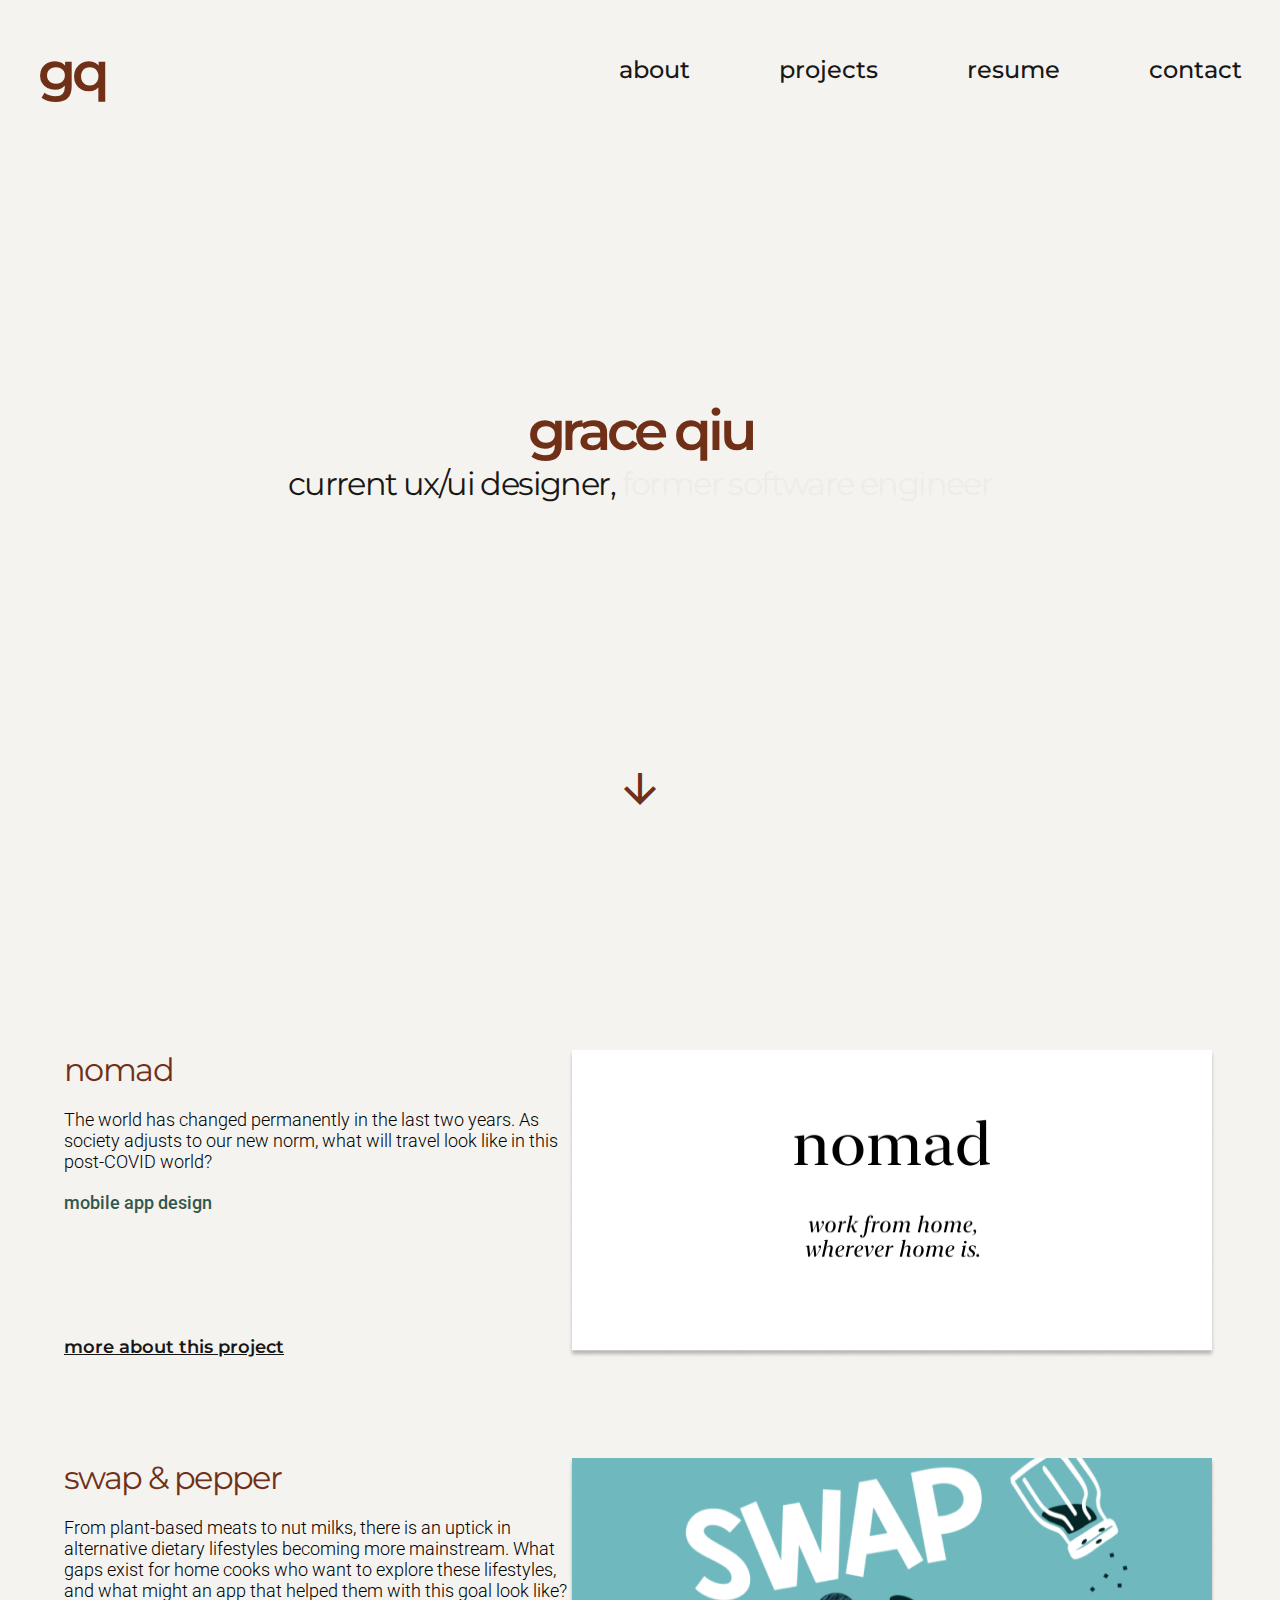
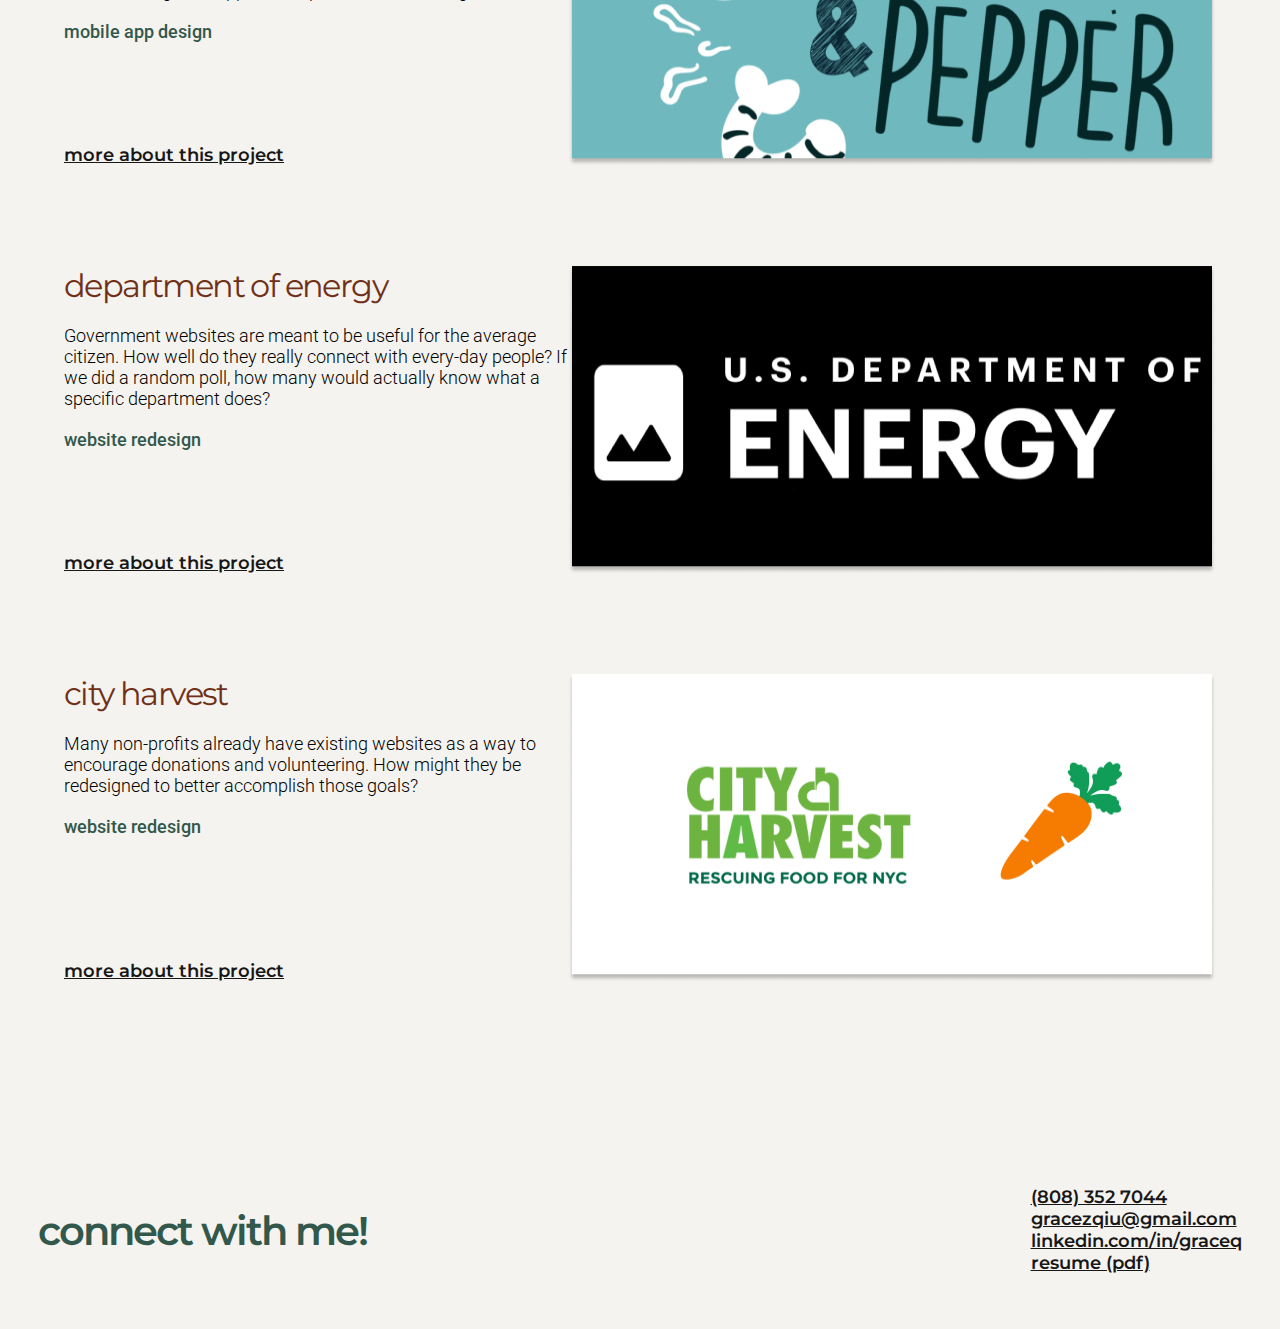
<file: docs/index.html>
<!DOCTYPE html>
<html lang="en">

<html>
<head>
    <title>Grace Qiu's Portfolio</title>
    <link rel="preconnect" href="https://fonts.googleapis.com">
    <link rel="preconnect" href="https://fonts.gstatic.com" crossorigin>
    <link href="https://fonts.googleapis.com/css2?family=Montserrat:wght@400;500;600&family=Roboto:wght@300;500&display=swap" rel="stylesheet">
    <link href="https://fonts.googleapis.com/icon?family=Material+Icons" rel="stylesheet">
    <link rel="stylesheet" href="CSS/style.css">
</head>

<body>
    <header>
        <a id="logo" href="index.html">
            <h1 id="logoInactive" class="altTextPrimary">gq</h1>
            <h1 id="logoActive" class="altTextSecondary">graceqiu</h1>
        </a>
        <ul id="primaryNav">
            <li class="underlineHover"><a href="about.html">About</a></li>
            <li id="primaryNavProjects">
                <a id="secondaryNavToggle" class="underlineHover">Projects</a>
                <ul id="secondaryNav">
                    <li class="underlineHover"><a href="project1.html"><span>01/</span><span>nomad</span></a></li>
                    <li class="underlineHover"><a><span>02/</span><span>swap & pepper</span></a></li>
                    <li class="underlineHover"><a><span>03/</span><span>department of energy</span></a></li>
                    <li class="underlineHover"><a><span>04/</span><span>city harvest</span></a></li>
                </ul>
            </li>
            <li class="underlineHover"><a>Resume</a></li>
            <li class="underlineHover"><a>Contact</a></li>
        </ul>
    </header>

    <div id="container">
        <section class="fullPageSection" id="homeHero">
            <div class="absoluteCenteredContent">
                <h1 class="altTextPrimary">Grace Qiu</h1>
                <h2>Current UX/UI Designer,
                    <span id="homeHeroAltText" class="altTextSecondary"> Former Software Engineer</span>
                </h2>
            </div>
            <div class="arrowLinkDiv">
                <a class="arrowLink" id="homeArrowLink" href="#projects">
                    <span class="material-icons md-48">arrow_downward</span>
                    <span class="arrowLinkText">see projects</span>
                </a>
            </div>
        </section>

        <section id="projects">
            <div class="projectCard">
                <div class="projectText">
                    <div class="projectDesc">
                        <h2 class="altTextPrimary">Nomad</h2>
                        <p>The world has changed permanently in the last two years. As society adjusts to our new norm, what will travel look like in this post-COVID world?</p>
                        <p class="bodySubtext">Mobile App Design</p>
                    </div>
                    <a href="project1.html">More About This Project</a>
                </div>
                <img src="Images/Thumbnail-1.png">
            </div>

            <div class="projectCard">
                <div class="projectText">
                    <div class="projectDesc">
                        <h2 class="altTextPrimary">Swap & Pepper</h2>
                        <p>From plant-based meats to nut milks, there is an uptick in alternative dietary lifestyles becoming more mainstream. What gaps exist for home cooks who want to explore these lifestyles, and what might an app that helped them with this goal look like?</p>
                        <p class="bodySubtext">Mobile App Design</p>
                    </div>
                    <a>More About This Project</a>
                </div>
                <img src="Images/Thumbnail-2.png">
            </div>

            <div class="projectCard">
                <div class="projectText">
                    <div class="projectDesc">
                        <h2 class="altTextPrimary">Department of Energy</h2>
                        <p>Government websites are meant to be useful for the average citizen. How well do they really connect with every-day people? If we did a random poll, how many would actually know what a specific department does?</p>
                        <p class="bodySubtext">Website Redesign</p>
                    </div>
                    <a>More About This Project</a>
                </div>
                <img src="Images/Thumbnail-3.png">
            </div>

            <div class="projectCard">
                <div class="projectText">
                    <div class="projectDesc">
                        <h2 class="altTextPrimary">City Harvest</h2>
                        <p>Many non-profits already have existing websites as a way to encourage donations and volunteering. How might they be redesigned to better accomplish those goals?</p>
                        <p class="bodySubtext">Website Redesign</p>
                    </div>
                    <a>More About This Project</a>
                </div>
                <img src="Images/Thumbnail-4.png">
            </div>
        </section>
    </div>

    <footer>
        <h1 class="altTextSecondary">Connect with me!</h1>
        <ul id="footerItems">
            <li><a href="tell:808-352-7044">(808) 352 7044</a></li>
            <li><a href="mailto:gracezqiu@gmail.com">gracezqiu@gmail.com</a></li>
            <li><a href="https://www.linkedin.com/in/graceq/">linkedin.com/in/graceq</a></li>
            <li><a href="https://drive.google.com/file/d/1Z5W9MmJVptShV1aZodxYphkY9iqqHjJC/view?usp=sharing">resume (pdf)</a></li>
        </ul>
    </footer>

    <script src="https://ajax.googleapis.com/ajax/libs/jquery/3.4.1/jquery.min.js"></script>
    <script src="js/style.js" type="text/javascript"></script>
</body>
</html>
</file>
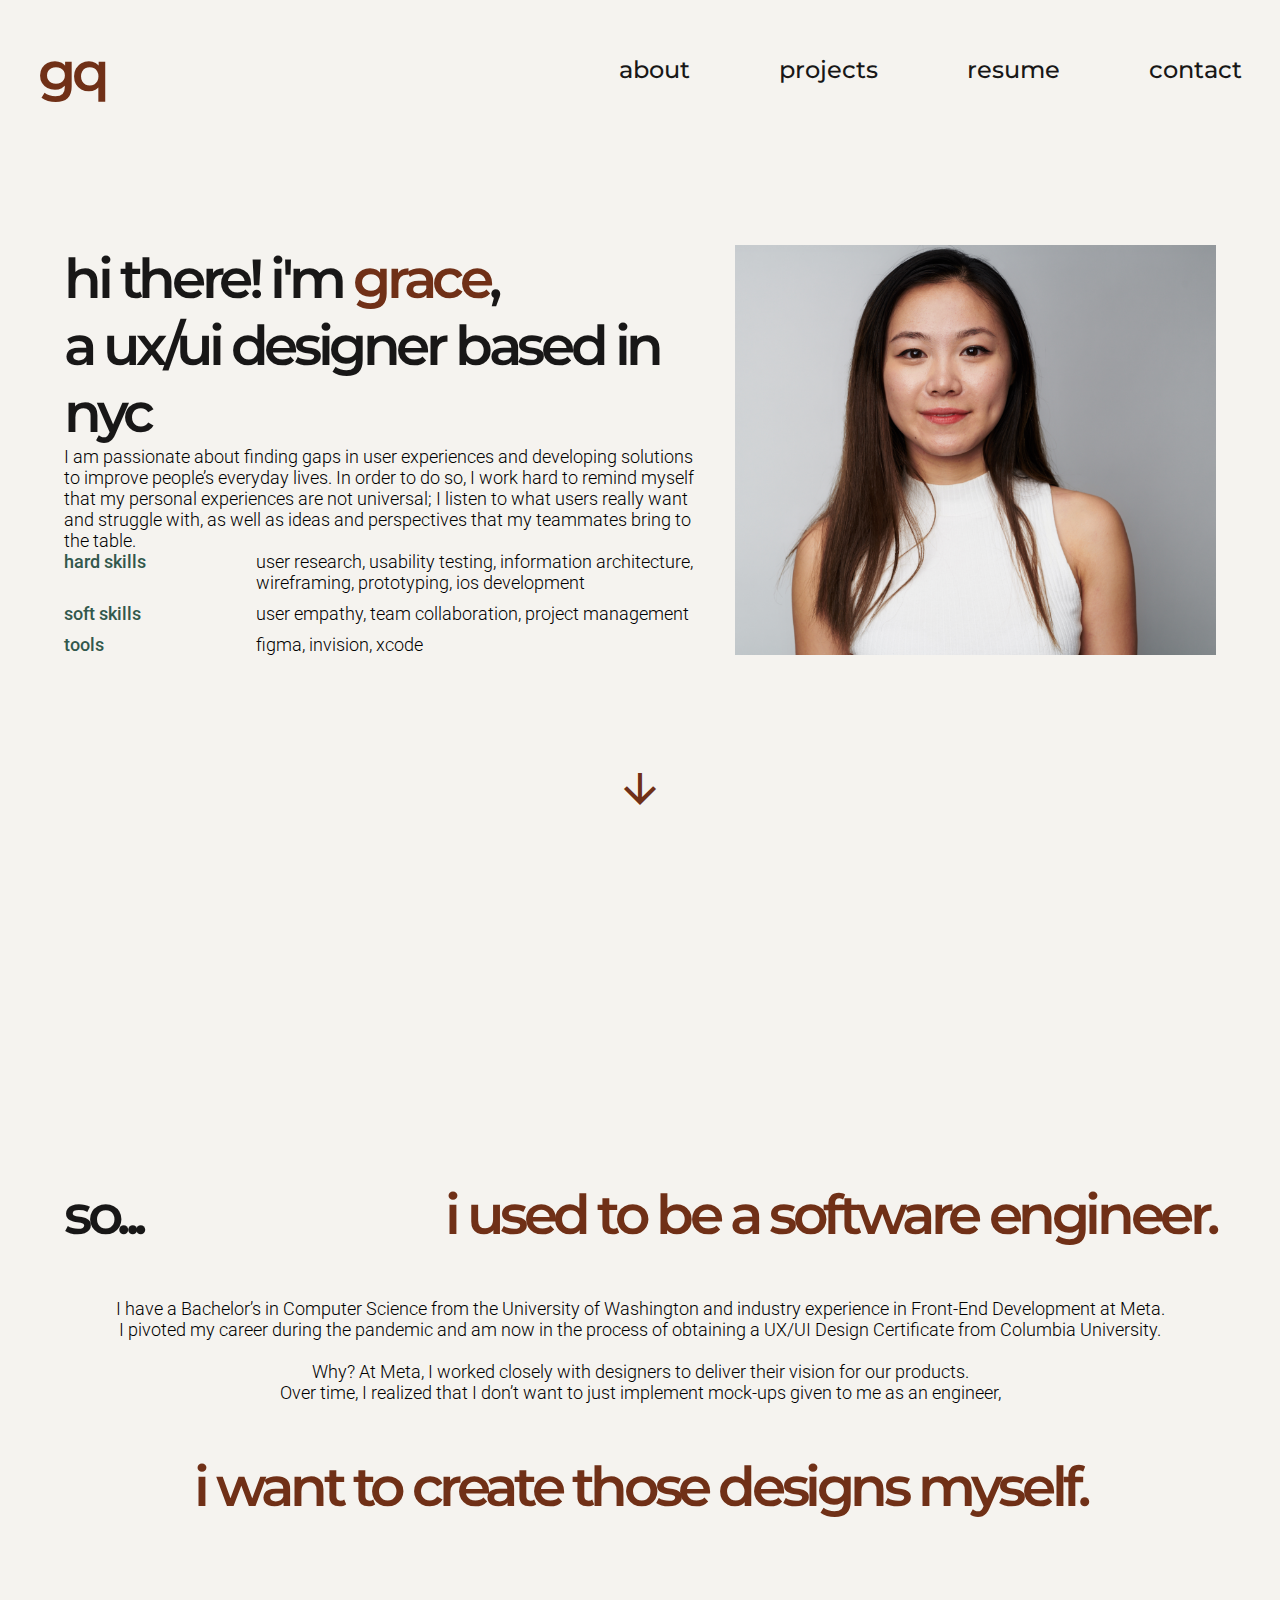
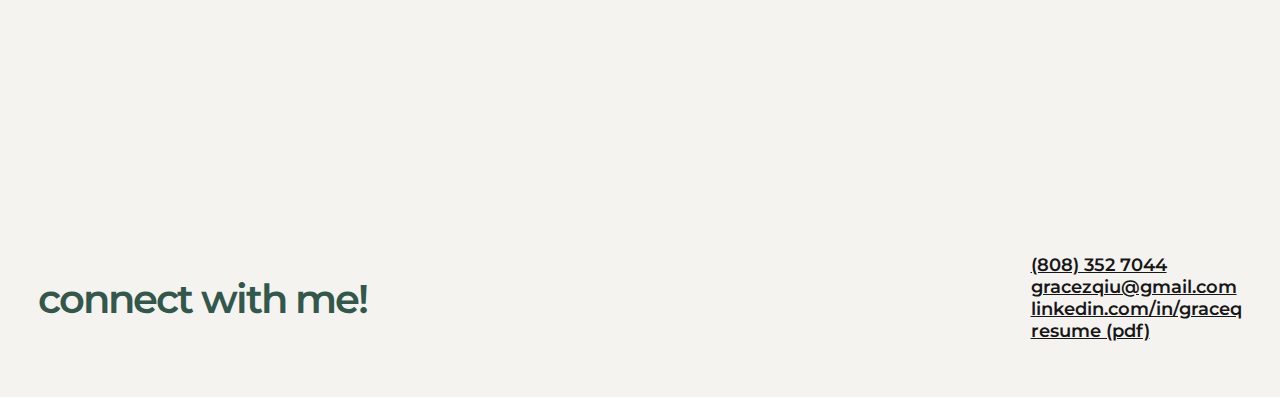
<file: docs/about.html>
<!DOCTYPE html>
<html lang="en">

<html>
<head>
    <title>Grace Qiu's Portfolio</title>
    <link rel="preconnect" href="https://fonts.googleapis.com">
    <link rel="preconnect" href="https://fonts.gstatic.com" crossorigin>
    <link href="https://fonts.googleapis.com/css2?family=Montserrat:wght@400;500;600&family=Roboto:wght@300;500&display=swap" rel="stylesheet">    
    <link href="https://fonts.googleapis.com/icon?family=Material+Icons" rel="stylesheet">
    <link rel="stylesheet" href="CSS/style.css">
</head>

<body>
    <header>
        <a id="logo" href="index.html">
            <h1 id="logoInactive" class="altTextPrimary">gq</h1>
            <h1 id="logoActive" class="altTextSecondary">graceqiu</h1>
        </a>
        <ul id="primaryNav">
            <li class="underlineHover"><a href="about.html">About</a></li>
            <li id="primaryNavProjects">
                <a id="secondaryNavToggle" class="underlineHover">Projects</a>
                <ul id="secondaryNav">
                    <li class="underlineHover"><a href="project1.html"><span>01/</span><span>nomad</span></a></li>
                    <li class="underlineHover"><a><span>02/</span><span>swap & pepper</span></a></li>
                    <li class="underlineHover"><a><span>03/</span><span>department of energy</span></a></li>
                    <li class="underlineHover"><a><span>04/</span><span>city harvest</span></a></li>
                </ul>
            </li>
            <li class="underlineHover"><a>Resume</a></li>
            <li class="underlineHover"><a>Contact</a></li>
        </ul>
    </header>


    <div id="container">
        <section class="fullPageSection" id="aboutHero">
            <div class="absoluteCenteredContent">
                <div id="aboutText">
                    <h1>Hi there! I'm <span class="altTextPrimary">Grace</span>,<br>a UX/UI Designer based in NYC</h1>
                    <p>I am passionate about finding gaps in user experiences and developing solutions to improve people’s everyday lives. In order to do so, I work hard to remind myself that my personal experiences are not universal; 
                        I listen to what users really want and struggle with, as well as ideas and perspectives that my teammates bring to the table.</p>  
                    <div id="skillsGrid">
                        <p class="bodySubtext skillType">Hard Skills</p>
                        <p class="skillDetails">User Research, Usability Testing, Information Architecture, Wireframing, Prototyping, iOS Development</p>
                        <p class="bodySubtext skillType">Soft Skills</p>
                        <p class="skillDetails">User Empathy, Team Collaboration, Project Management</p>
                        <p class="bodySubtext skillType">Tools</p>
                        <p class="skillDetails">Figma, Invision, Xcode</p>
                    </div>
                </div>
                <img src="Images/Photo.png">
            </div>
            <div class="arrowLinkDiv">
                <a class="arrowLink" id="homeArrowLink" href="#aboutBackground">
                    <span class="material-icons md-48">arrow_downward</span>
                    <span class="arrowLinkText">see projects</span>
                </a>
            </div>
        </section>

        <section class="fullPageSection" id="aboutBackground">
            <div class="absoluteCenteredContent">
                <div id="backgroundTitle">
                    <h1>So...</h1>
                    <h1 class="altTextPrimary">I used to be a Software Engineer.</h1>
                </div>
                <p>I have a Bachelor’s in Computer Science from the <span class="subtext">University of Washington</span> and industry experience in Front-End Development at <span class="subtext">Meta</span>. 
                    <br>I pivoted my career during the pandemic and am now in the process of obtaining a UX/UI Design Certificate from <span class="subtext">Columbia University</span>.
                    <br><br>Why? At <span class="subtext">Meta</span>, I worked closely with designers to deliver their vision for our products. 
                    <br>Over time, I realized that I don’t want to just implement mock-ups given to me as an engineer,</p>
                <h1 class="altTextPrimary">I want to create those designs myself.</h1>
            </div>
        </section>
    </div>

    <footer>
        <h1 class="altTextSecondary">Connect with me!</h1>
        <ul id="footerItems">
            <li><a href="tell:808-352-7044">(808) 352 7044</a></li>
            <li><a href="mailto:gracezqiu@gmail.com">gracezqiu@gmail.com</a></li>
            <li><a href="https://www.linkedin.com/in/graceq/">linkedin.com/in/graceq</a></li>
            <li><a href="https://drive.google.com/file/d/1Z5W9MmJVptShV1aZodxYphkY9iqqHjJC/view?usp=sharing">resume (pdf)</a></li>
        </ul>
    </footer>

    <script src="https://ajax.googleapis.com/ajax/libs/jquery/3.4.1/jquery.min.js"></script>
    <script src="js/style.js" type="text/javascript"></script></body>
</html>
</file>
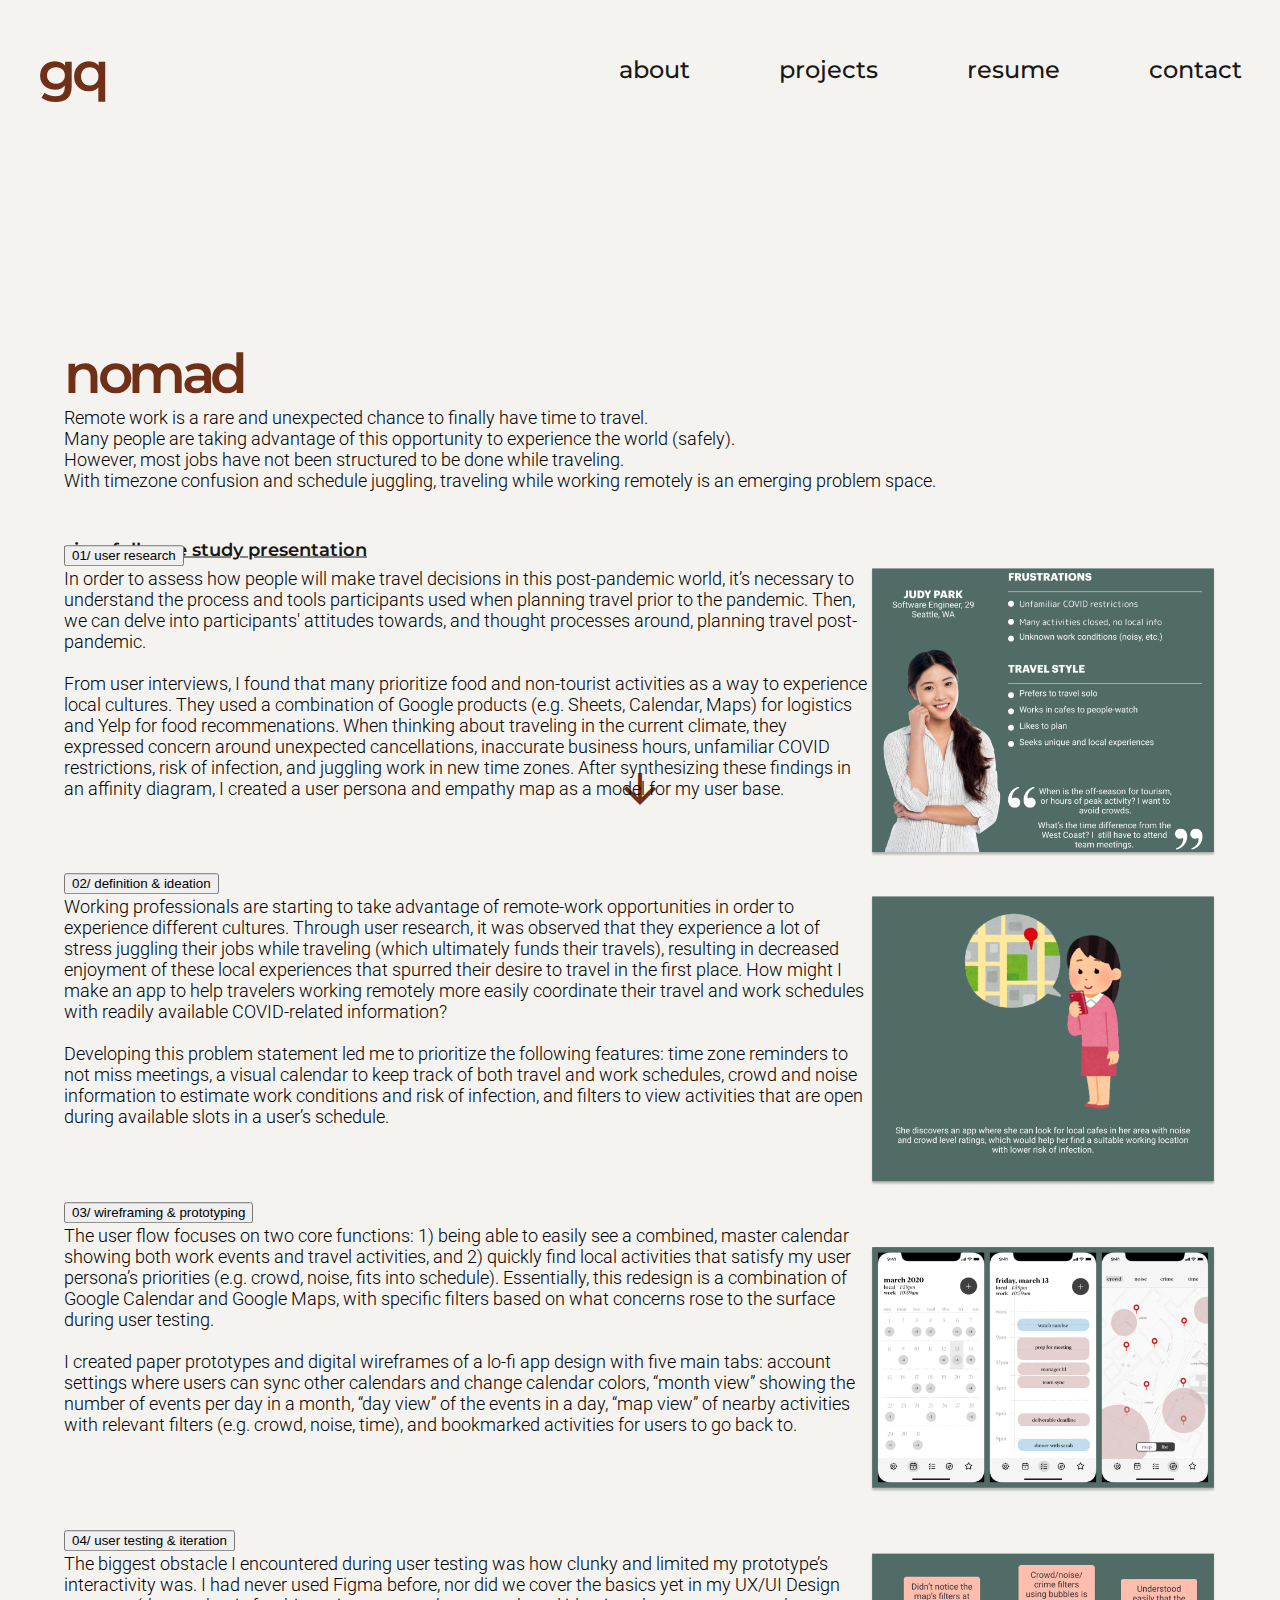
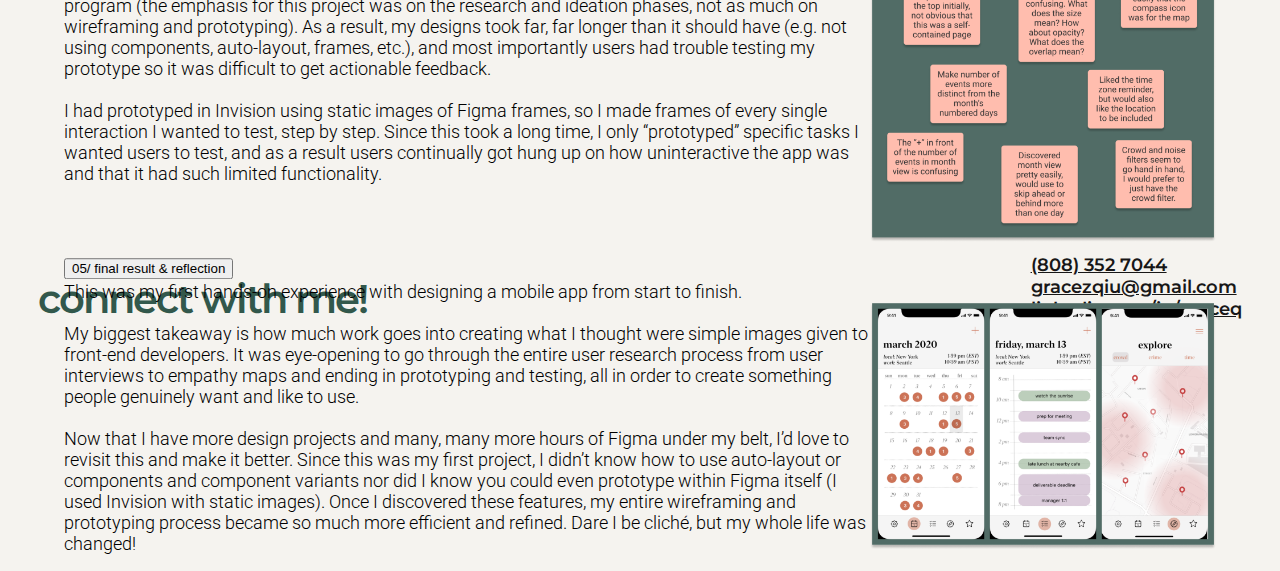
<file: docs/project1.html>
<!DOCTYPE html>
<html lang="en">

<html>
<head>
    <title>Grace Qiu's Portfolio</title>
    <link rel="preconnect" href="https://fonts.googleapis.com">
    <link rel="preconnect" href="https://fonts.gstatic.com" crossorigin>
    <link href="https://fonts.googleapis.com/css2?family=Montserrat:wght@400;500;600&family=Roboto:wght@300;500&display=swap" rel="stylesheet">    
    <link href="https://fonts.googleapis.com/icon?family=Material+Icons" rel="stylesheet">
    <link href="https://cdn.jsdelivr.net/npm/bootstrap@5.2.0-beta1/dist/css/bootstrap.min.css" rel="stylesheet" integrity="sha384-0evHe/X+R7YkIZDRvuzKMRqM+OrBnVFBL6DOitfPri4tjfHxaWutUpFmBp4vmVor" crossorigin="anonymous">
    <link rel="stylesheet" href="CSS/style.css">
</head>

<body>
    <header>
        <a id="logo" href="index.html">
            <h1 id="logoInactive" class="altTextPrimary">gq</h1>
            <h1 id="logoActive" class="altTextSecondary">graceqiu</h1>
        </a>        <ul id="primaryNav">
            <li class="underlineHover"><a href="about.html">About</a></li>
            <li id="primaryNavProjects">
                <a id="secondaryNavToggle" class="underlineHover">Projects</a>
                <ul id="secondaryNav">
                    <li class="underlineHover"><a><span>01/</span><span>nomad</span></a></li>
                    <li class="underlineHover"><a><span>02/</span><span>swap & pepper</span></a></li>
                    <li class="underlineHover"><a><span>03/</span><span>department of energy</span></a></li>
                    <li class="underlineHover"><a><span>04/</span><span>city harvest</span></a></li>
                </ul>
            </li>
            <li class="underlineHover"><a>Resume</a></li>
            <li class="underlineHover"><a>Contact</a></li>
        </ul>
    </header>


    <div id="container">
        <section class="fullPageSection" id="project1Hero">
            <div class="absoluteCenteredContent">
                <div class="jumbotron">
                    <h1 class="altTextPrimary">nomad</h1>
                    <p>Remote work is a rare and unexpected chance to finally have time to travel.</p>
                    <p>Many people are taking advantage of this opportunity to experience the world (safely).</p>
                    <p>However, most jobs have not been structured to be done while traveling.</p>
                    <p>With timezone confusion and schedule juggling, traveling while working remotely is an emerging problem space.</p>
                </div>    
                <a href="#project1Details">view full case study presentation</a>
            </div>
            <div class="arrowLinkDiv">
                <a class="arrowLink" id="homeArrowLink" href="#project1Details">
                    <span class="material-icons md-48">arrow_downward</span>
                    <span class="arrowLinkText">project details</span>
                </a>
            </div>
        </section>

        <section class="fullPageSection" id="project1Details">
            <div class="absoluteCenteredContent">
                <div class="accordion" id="accordionExample">
                    <div class="card">
                      <div class="card-header" id="headingOne">
                        <h2 class="mb-0">
                          <button class="btn btn-link" type="button" data-toggle="collapse" data-target="#collapseOne" aria-expanded="true" aria-controls="collapseOne">
                            01/ user research
                          </button>
                        </h2>
                      </div>
                      <div id="collapseOne" class="collapse show" aria-labelledby="headingOne" data-parent="#accordionExample">
                        <div class="card-body">
                            <p>In order to assess how people will make travel decisions in this post-pandemic world, it’s necessary to understand the process and tools participants used when planning travel prior to the pandemic. Then, we can delve into participants' attitudes towards, and thought processes around, planning travel post-pandemic. 
                                <br><br>From user interviews, I found that many prioritize food and non-tourist activities as a way to experience local cultures. They used a combination of Google products (e.g. Sheets, Calendar, Maps) for logistics and Yelp for food recommenations. When thinking about traveling in the current climate, they expressed concern around unexpected cancellations, inaccurate business hours, unfamiliar COVID restrictions, risk of infection, and juggling work in new time zones. After synthesizing these findings in an affinity diagram, I created a user persona and empathy map as a model for my user base.
                            </p>
                            <img src="Images/Project1_1.png">
                        </div>
                      </div>
                    </div>

                    <div class="card">
                      <div class="card-header" id="headingTwo">
                        <h2 class="mb-0">
                          <button class="btn btn-link collapsed" type="button" data-toggle="collapse" data-target="#collapseTwo" aria-expanded="false" aria-controls="collapseTwo">
                            02/ definition & ideation
                          </button>
                        </h2>
                      </div>
                      <div id="collapseTwo" class="collapse" aria-labelledby="headingTwo" data-parent="#accordionExample">
                        <div class="card-body">
                            <p>Working professionals are starting to take advantage of remote-work opportunities in order to experience different cultures. Through user research, it was observed that they experience a lot of stress juggling their jobs while traveling (which ultimately funds their travels), resulting in decreased enjoyment of these local experiences that spurred their desire to travel in the first place. How might I make an app to help travelers working remotely more easily coordinate their travel and work schedules with readily available COVID-related information?
                                <br><br>Developing this problem statement led me to prioritize the following features: time zone reminders to not miss meetings, a visual calendar to keep track of both travel and work schedules, crowd and noise information to estimate work conditions and risk of infection, and filters to view activities that are open during available slots in a user’s schedule.
                            </p>
                            <img src="Images/Project1_2.png">
                        </div>
                      </div>
                    </div>

                    <div class="card">
                      <div class="card-header" id="headingThree">
                        <h2 class="mb-0">
                          <button class="btn btn-link collapsed" type="button" data-toggle="collapse" data-target="#collapseThree" aria-expanded="false" aria-controls="collapseThree">
                            03/ wireframing & prototyping
                          </button>
                        </h2>
                      </div>
                      <div id="collapseThree" class="collapse" aria-labelledby="headingThree" data-parent="#accordionExample">
                        <div class="card-body">
                            <p>The user flow focuses on two core functions: 1) being able to easily see a combined, master calendar showing both work events and travel activities, and 2) quickly find local activities that satisfy my user persona’s priorities (e.g. crowd, noise, fits into schedule). Essentially, this redesign is a combination of Google Calendar and Google Maps, with specific filters based on what concerns rose to the surface during user testing.
                                <br><br>I created paper prototypes and digital wireframes of a lo-fi app design with five main tabs: account settings where users can sync other calendars and change calendar colors, “month view” showing the number of events per day in a month, “day view” of the events in a day, “map view” of nearby activities with relevant filters (e.g. crowd, noise, time), and bookmarked activities for users to go back to.
                            </p>
                            <img src="Images/Project1_3.png">
                        </div>
                      </div>
                    </div>

                    <div class="card">
                        <div class="card-header" id="headingFour">
                          <h2 class="mb-0">
                            <button class="btn btn-link collapsed" type="button" data-toggle="collapse" data-target="#collapseFour" aria-expanded="false" aria-controls="collapseFour">
                              04/ user testing & iteration
                            </button>
                          </h2>
                        </div>
                        <div id="collapseFour" class="collapse" aria-labelledby="headingFour" data-parent="#accordionExample">
                          <div class="card-body">
                            <p>The biggest obstacle I encountered during user testing was how clunky and limited my prototype’s interactivity was. I had never used Figma before, nor did we cover the basics yet in my UX/UI Design program (the emphasis for this project was on the research and ideation phases, not as much on wireframing and prototyping). As a result, my designs took far, far longer than it should have (e.g. not using components, auto-layout, frames, etc.), and most importantly users had trouble testing my prototype so it was difficult to get actionable feedback. 
                                <br><br>I had prototyped in Invision using static images of Figma frames, so I made frames of every single interaction I wanted to test, step by step. Since this took a long time, I only “prototyped” specific tasks I wanted users to test, and as a result users continually got hung up on how uninteractive the app was and that it had such limited functionality.
                            </p>
                            <img src="Images/Project1_4.png">
                        </div>
                        </div>
                      </div>

                      <div class="card">
                        <div class="card-header" id="headingFive">
                          <h2 class="mb-0">
                            <button class="btn btn-link collapsed" type="button" data-toggle="collapse" data-target="#collapseFive" aria-expanded="false" aria-controls="collapseFive">
                              05/ final result & reflection
                            </button>
                          </h2>
                        </div>
                        <div id="collapseFive" class="collapse" aria-labelledby="headingFive" data-parent="#accordionExample">
                          <div class="card-body">
                            <p>This was my first hands-on experience with designing a mobile app from start to finish.
                                <br><br>My biggest takeaway is how much work goes into creating what I thought were simple images given to front-end developers. It was eye-opening to go through the entire user research process from user interviews to empathy maps and ending in prototyping and testing, all in order to create something people genuinely want and like to use.
                                <br><br>Now that I have more design projects and many, many more hours of Figma under my belt, I’d love to revisit this and make it better. Since this was my first project, I didn’t know how to use auto-layout or components and component variants nor did I know you could even prototype within Figma itself (I used Invision with static images). Once I discovered these features, my entire wireframing and prototyping process became so much more efficient and refined. Dare I be cliché, but my whole life was changed!
                            </p>
                            <img src="Images/Project1_5.png">
                        </div>
                        </div>
                      </div>
                  </div>
            </div>
        </section>
    </div>

    <footer>
        <h1 class="altTextSecondary">Connect with me!</h1>
        <ul id="footerItems">
            <li><a href="tell:808-352-7044">(808) 352 7044</a></li>
            <li><a href="mailto:gracezqiu@gmail.com">gracezqiu@gmail.com</a></li>
            <li><a href="https://www.linkedin.com/in/graceq/">linkedin.com/in/graceq</a></li>
            <li><a href="https://drive.google.com/file/d/1Z5W9MmJVptShV1aZodxYphkY9iqqHjJC/view?usp=sharing">resume (pdf)</a></li>
        </ul>
    </footer>

    <script src="https://ajax.googleapis.com/ajax/libs/jquery/3.4.1/jquery.min.js"></script>
    <script src="https://cdn.jsdelivr.net/npm/popper.js@1.16.0/dist/umd/popper.min.js" integrity="sha384-Q6E9RHvbIyZFJoft+2mJbHaEWldlvI9IOYy5n3zV9zzTtmI3UksdQRVvoxMfooAo" crossorigin="anonymous"></script>
    <script src="https://stackpath.bootstrapcdn.com/bootstrap/4.4.1/js/bootstrap.min.js" integrity="sha384-wfSDF2E50Y2D1uUdj0O3uMBJnjuUD4Ih7YwaYd1iqfktj0Uod8GCExl3Og8ifwB6" crossorigin="anonymous"></script>
    <script src="js/style.js" type="text/javascript"></script></body>

    </html>
</file>
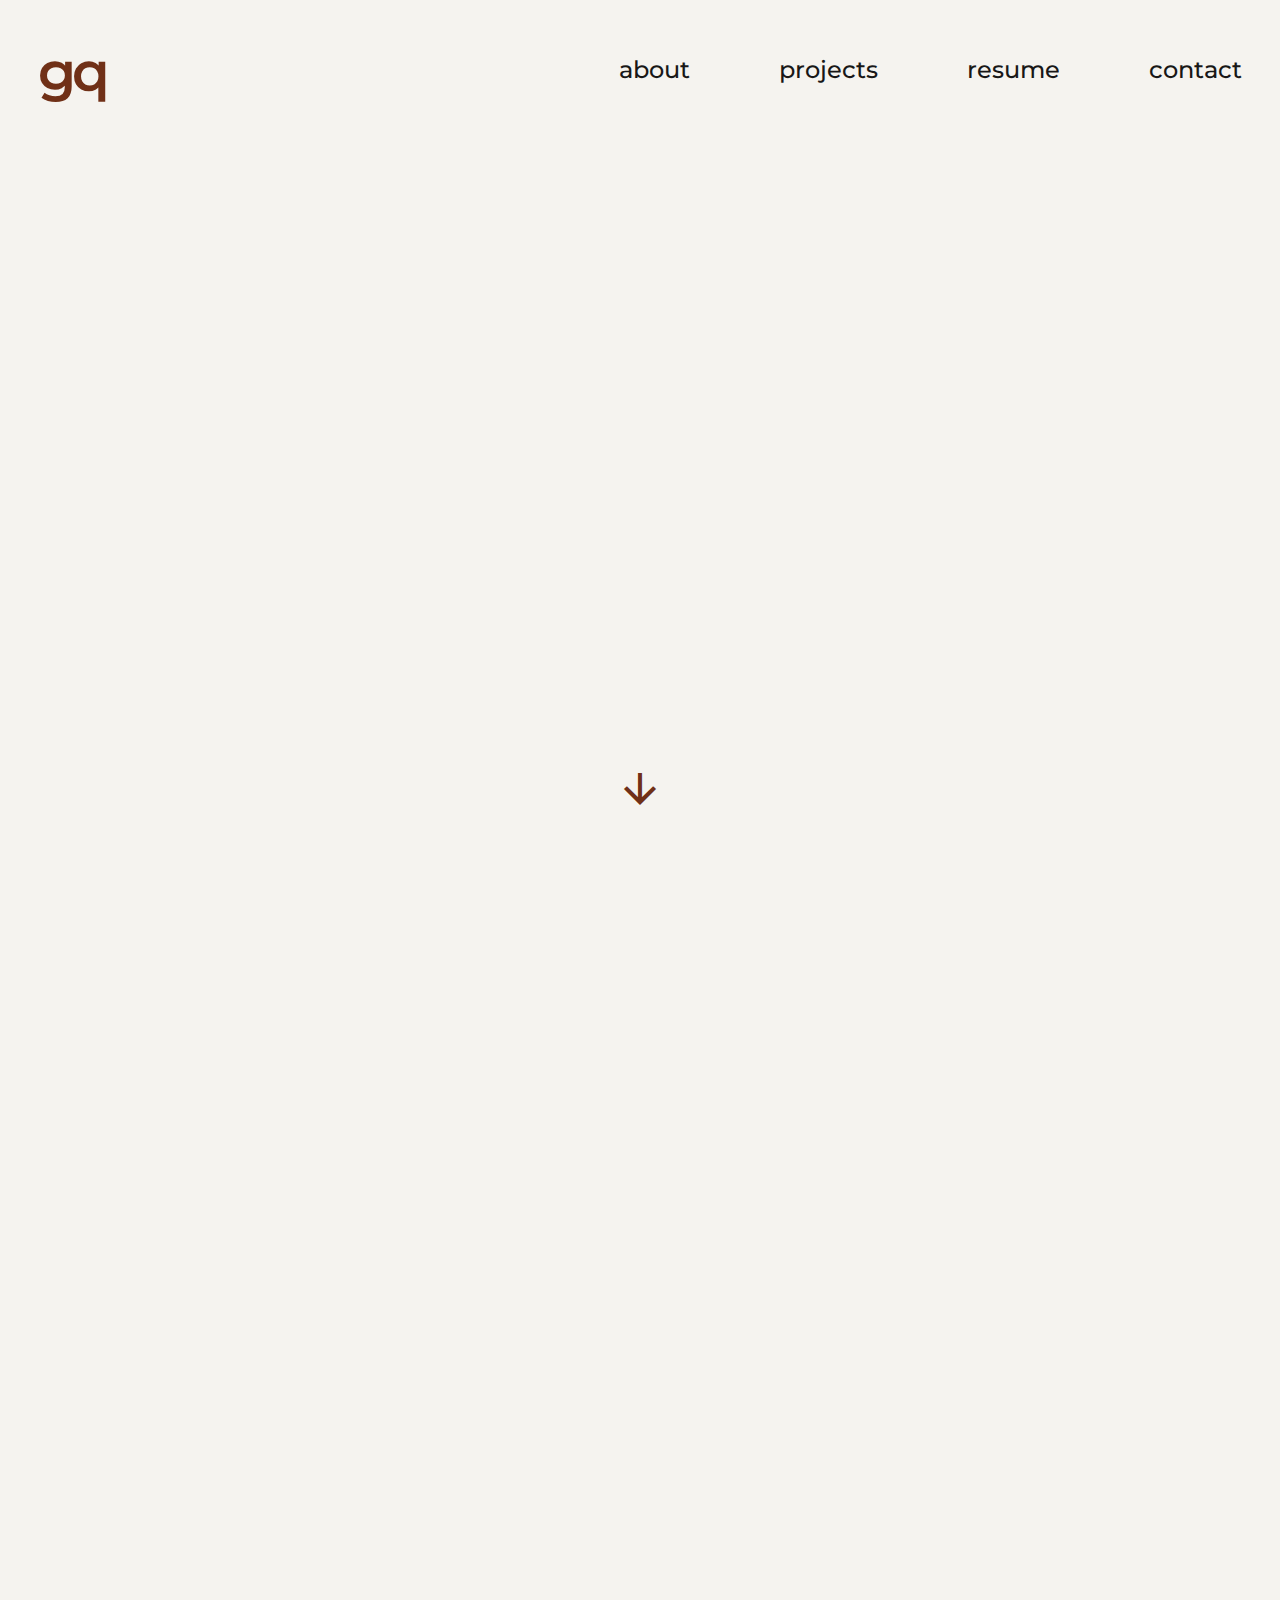
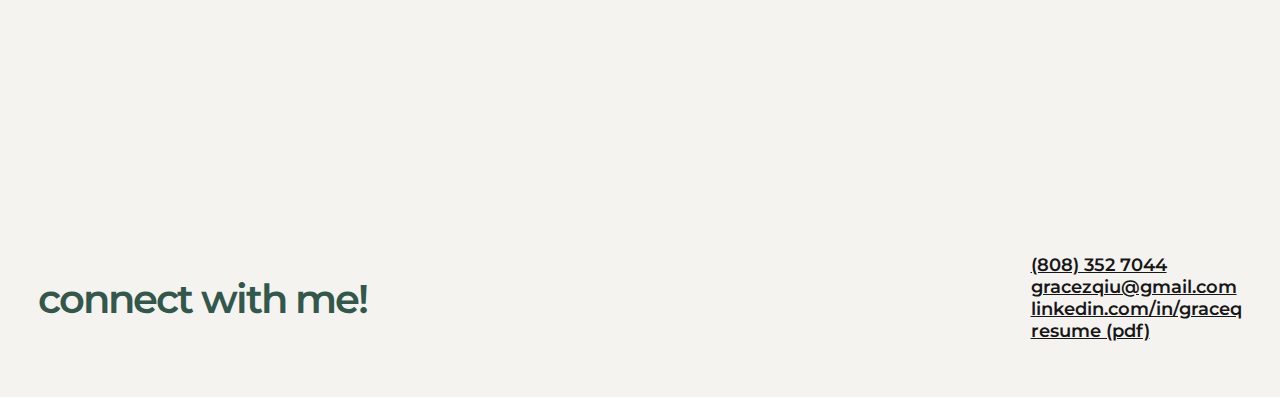
<file: docs/project1_nomad.html>
<!DOCTYPE html>
<html lang="en">

<html>
<head>
    <title>Grace Qiu's Portfolio</title>
    <link rel="preconnect" href="https://fonts.googleapis.com">
    <link rel="preconnect" href="https://fonts.gstatic.com" crossorigin>
    <link href="https://fonts.googleapis.com/css2?family=Montserrat:wght@400;500;600&family=Roboto:wght@300;500&display=swap" rel="stylesheet">    
    <link href="https://fonts.googleapis.com/icon?family=Material+Icons" rel="stylesheet">
    <link rel="stylesheet" href="CSS/style.css">
</head>

<body>
    <header>
        <a id="logo" href="index.html">
            <h1 id="logoInactive" class="altTextPrimary">gq</h1>
            <h1 id="logoActive" class="altTextSecondary">graceqiu</h1>
        </a>        <ul id="primaryNav">
            <li class="underlineHover"><a href="about.html">About</a></li>
            <li id="primaryNavProjects">
                <a id="secondaryNavToggle" class="underlineHover">Projects</a>
                <ul id="secondaryNav">
                    <li class="underlineHover"><a><span>01/</span><span>nomad</span></a></li>
                    <li class="underlineHover"><a><span>02/</span><span>swap & pepper</span></a></li>
                    <li class="underlineHover"><a><span>03/</span><span>department of energy</span></a></li>
                    <li class="underlineHover"><a><span>04/</span><span>city harvest</span></a></li>
                </ul>
            </li>
            <li class="underlineHover"><a>Resume</a></li>
            <li class="underlineHover"><a>Contact</a></li>
        </ul>
    </header>


    <div id="container">
        <section class="fullPageSection" id="project1Hero">
            <div class="absoluteCenteredContent">
                
            </div>
            <div class="arrowLinkDiv">
                <a class="arrowLink" id="homeArrowLink" href="#project1Details">
                    <span class="material-icons md-48">arrow_downward</span>
                    <span class="arrowLinkText">see projects</span>
                </a>
            </div>
        </section>

        <section class="fullPageSection" id="project1Details">
            <div class="absoluteCenteredContent">
                
            </div>
        </section>
    </div>

    <footer>
        <h1 class="altTextSecondary">Connect with me!</h1>
        <ul id="footerItems">
            <li><a href="tell:808-352-7044">(808) 352 7044</a></li>
            <li><a href="mailto:gracezqiu@gmail.com">gracezqiu@gmail.com</a></li>
            <li><a href="https://www.linkedin.com/in/graceq/">linkedin.com/in/graceq</a></li>
            <li><a href="https://drive.google.com/file/d/1Z5W9MmJVptShV1aZodxYphkY9iqqHjJC/view?usp=sharing">resume (pdf)</a></li>
        </ul>
    </footer>

    <script src="https://ajax.googleapis.com/ajax/libs/jquery/3.4.1/jquery.min.js"></script>
    <script src="js/style.js" type="text/javascript"></script></body>
</html>
</file>
<file: docs/CSS/style.css>
/* Main */

:root {
    --background: #F5F3EF;
    --accentPrimary: #703017;
    --accentSecondary: #32584C;
    --textColor: #181717;
    --fontPrimary: 'Roboto', sans-serif;
    --fontSecondary: 'Montserrat', sans-serif;
}

* {
    scroll-behavior: smooth !important;
}

body {
    margin: 0;
    padding: 0;
    background-color: var(--background);
    display: none;
}

#container {
    margin: 0% 5%;
}

header, footer {
    padding-left: 3%;
    padding-right: 3%;
    width: 94%;
}

/* Special Effects */

.underlineHover {
    display: inline-block;
    padding-bottom:2px;
    background-image: linear-gradient(var(--accentSecondary), var(--accentSecondary));
    background-position: 0 100%; 
    background-size: 0% 2px;
    background-repeat: no-repeat;
    transition:
      background-size 0.3s,
      background-position 0s 0.3s;
}
  
.underlineHover:hover {
background-position: 100% 100%;
background-size: 100% 2px;
}

/* Text  */

h1 {
    margin: 0;
    color: var(--textColor);
    font-family: var(--fontSecondary);
    text-transform: lowercase;
    font-size: 55px;
    font-weight: 600;
    letter-spacing: -0.08em;
}

h2 {
    margin: 0;
    color: var(--textColor);
    font-family: var(--fontSecondary);
    text-transform: lowercase;
    font-size: 32px;
    font-weight: 400;
    letter-spacing: -0.05em;
}

a {
    margin: 0;
    color: var(--textColor);
    font-family: var(--fontSecondary);
    text-transform: lowercase;
    font-size: 18px;
    font-weight: 600;
    text-decoration: underline;
    cursor: pointer;
}

a:hover {
    color: var(--accentSecondary);
    text-decoration: none;
}

p {
    margin: 0;
    padding: 0;
    font-family: var(--fontPrimary);
    font-size: 18px;
    font-weight: 300;
}

ul {
    list-style-type: none;
}

.altTextPrimary {
    color: var(--accentPrimary);   
}

.altTextSecondary {
    color: var(--accentSecondary);   
}

.bodySubtext {
    color: var(--accentSecondary);
    font-weight: 500;
    text-transform: lowercase;
}

/* Primary Nav */

header {
    height: 10vh;
    padding-top: 2%;
    padding-bottom: 2%;
    display: flex;
    flex-direction: row;
    justify-content: space-between;
    align-items: center;
    background-color: var(--background);
    position: fixed;
    z-index: 1;
}

header #logo {
    position: relative;
}

header #logo h1 {
    position: absolute;
    transform: translate(0, -50%);
}

header a {
    text-decoration: none;
}

header #primaryNav {
    display: flex;
    flex-direction: row;
    align-items: center;
    justify-content: flex-end;
    gap: 25%;
}

header #primaryNav li a {
    font-size: 24px;
    font-weight: 500;
}

/* Secondary Nav */

header #primaryNav #primaryNavProjects {
    position: relative;
}

header #primaryNav #primaryNavProjects #secondaryNavToggle {
    transition: 0.3s;
}

header #primaryNav #primaryNavProjects #secondaryNav {
    position: absolute;
    transform: translate(-40%, 10%);
    width: 400px;
    padding: 0;
    background-color: var(--background);
    display: flex;
    flex-direction: column;
    justify-content: space-between;
}

header #primaryNav #primaryNavProjects #secondaryNav li {
    margin: 20px 20px;
}

header #primaryNav #primaryNavProjects #secondaryNav li a {
    font-size: 20px;
    font-weight: 500;
    display: flex;
    justify-content: space-between;
}

/* Full Page Sections */

.fullPageSection {
    height: 100vh;
    position: relative;
}

.fullPageSection .absoluteCenteredContent {
    position: absolute;
    width: 100%;
    top: 50%;
    transform: translate(0%, -50%);
}

/* Arrow Links */

.arrowLinkDiv {
    position: absolute;
    width: 100%;
    top: 85%;
}

.arrowLink {
    display: flex;
    flex-direction: column-reverse;
    text-align: center;
    text-decoration: none;
}

.arrowLink .arrowLinkText {
    font-size: 18px;
    font-weight: 600;
    text-decoration: underline;
    color: var(--accentSecondary);
    display: none;
    transition: 0.3s;
}

.arrowLink .material-icons.md-48 { 
    font-size: 48px; 
    color: var(--accentPrimary);
    transition: 0.3s;
}

.arrowLink .material-icons.md-48:hover {
    font-size: 36px; 
    color: var(--accentSecondary);
}

.arrowLink .material-icons.md-48:hover + .arrowLinkText {
    display: block;
}

/* Home: Hero */

#homeHero {
    text-align: center;
}

#homeHero #homeHeroAltText {
    opacity: 0;
}

/* Home: Projects */

#projects {
    display: flex;
    flex-direction: column;
    gap: 100px;
    padding: 150px 0px 150px 0px;
}

#projects .projectCard {
    display: flex;
    height: 308px;
}

#projects .projectCard .projectText {
    display: flex;
    flex-direction: column;
    justify-content: space-between;
}

#projects .projectCard .projectText .projectDesc {
    display: flex;
    flex-direction: column;
    gap: 20px;
}

#projects .projectCard .projectText .projectDesc .subtext{
    font-size: 14px;
    margin: 0;
}

/* About: Hero */

#aboutHero .absoluteCenteredContent {
    display: flex;
    align-items: center;
    gap: 2%;
}

#aboutHero .absoluteCenteredContent #aboutText{
    height: 410px;
    display: flex;
    flex-direction: column;
    justify-content: space-between;
}

#aboutHero .absoluteCenteredContent img {
    width: 481px;
    height: 410px;
    object-fit: cover;
}

#aboutHero .absoluteCenteredContent #skillsGrid {
    display: grid;
    grid-template-areas: 
    "skillType skillDetails"
    "skillType skillDetails"
    "skillType skillDetails";
    column-gap: 110px;
    row-gap: 10px;
}

#aboutHero .absoluteCenteredContent #skillsGrid p {
    text-transform: lowercase;
}

/* About: Background */

#aboutBackground .absoluteCenteredContent {
    text-align: center;
    display: flex;
    flex-direction: column;
    gap: 50px;
}

#aboutBackground .absoluteCenteredContent #backgroundTitle {
    display: flex;
    justify-content: space-between;
}

/* Project 1: Nomad */

#project1Hero .absoluteCenteredContent {
    display: flex;
    flex-direction: column;
    gap: 3em;
}

.card-body {
    display: flex;
    flex-direction: row;
    justify-content: space-between;
}

.card-body img {
    width: 30%;
    height: 30%;
}

/* Footer  */

footer {
    padding-top: 3%;
    padding-bottom: 3%;
    display: flex;
    flex-direction: row;
    justify-content: space-between;
    align-items: center;
}

footer h1 {
    font-family: var(--fontSecondary);
    font-size: 40px;
    font-weight: 600;
    letter-spacing: -0.05em;
}

#footerItems {
    display: flex;
    flex-direction: column;
    justify-content: center;
    list-style-type: none;
}
</file>
